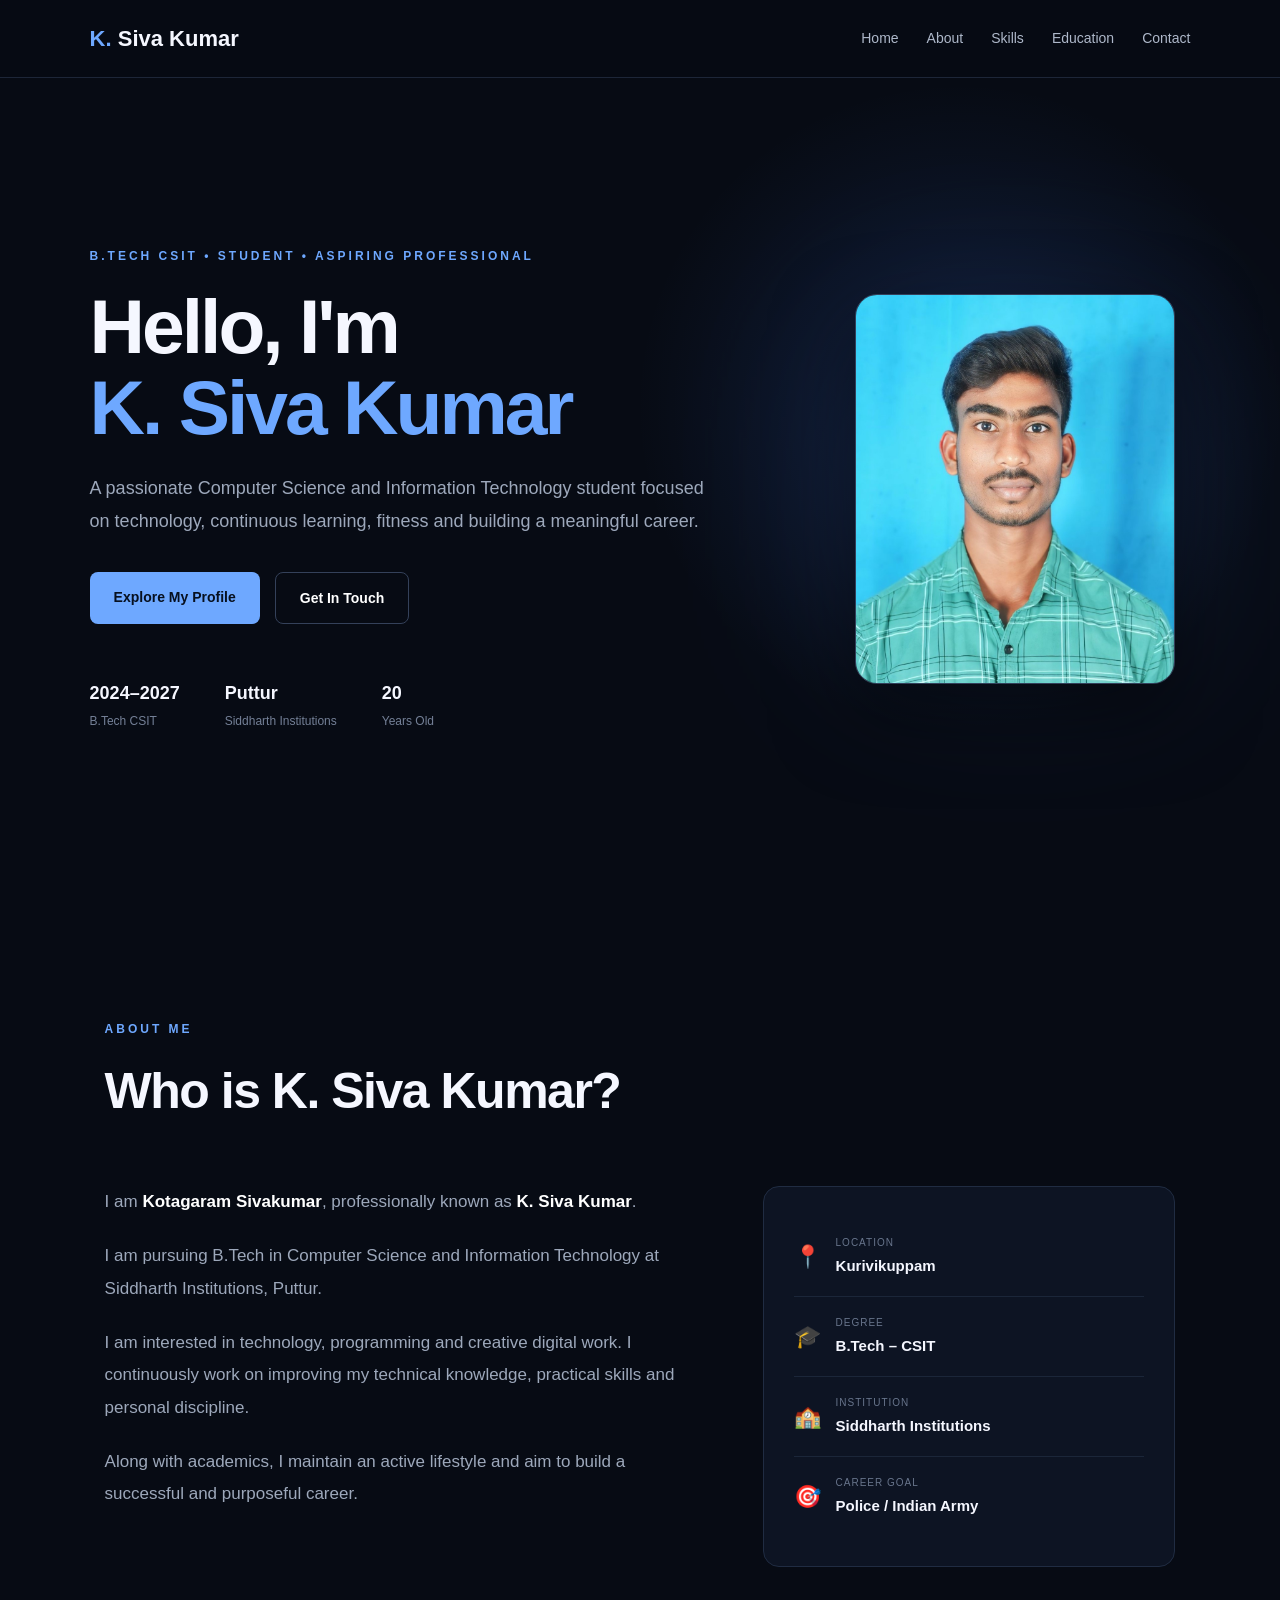
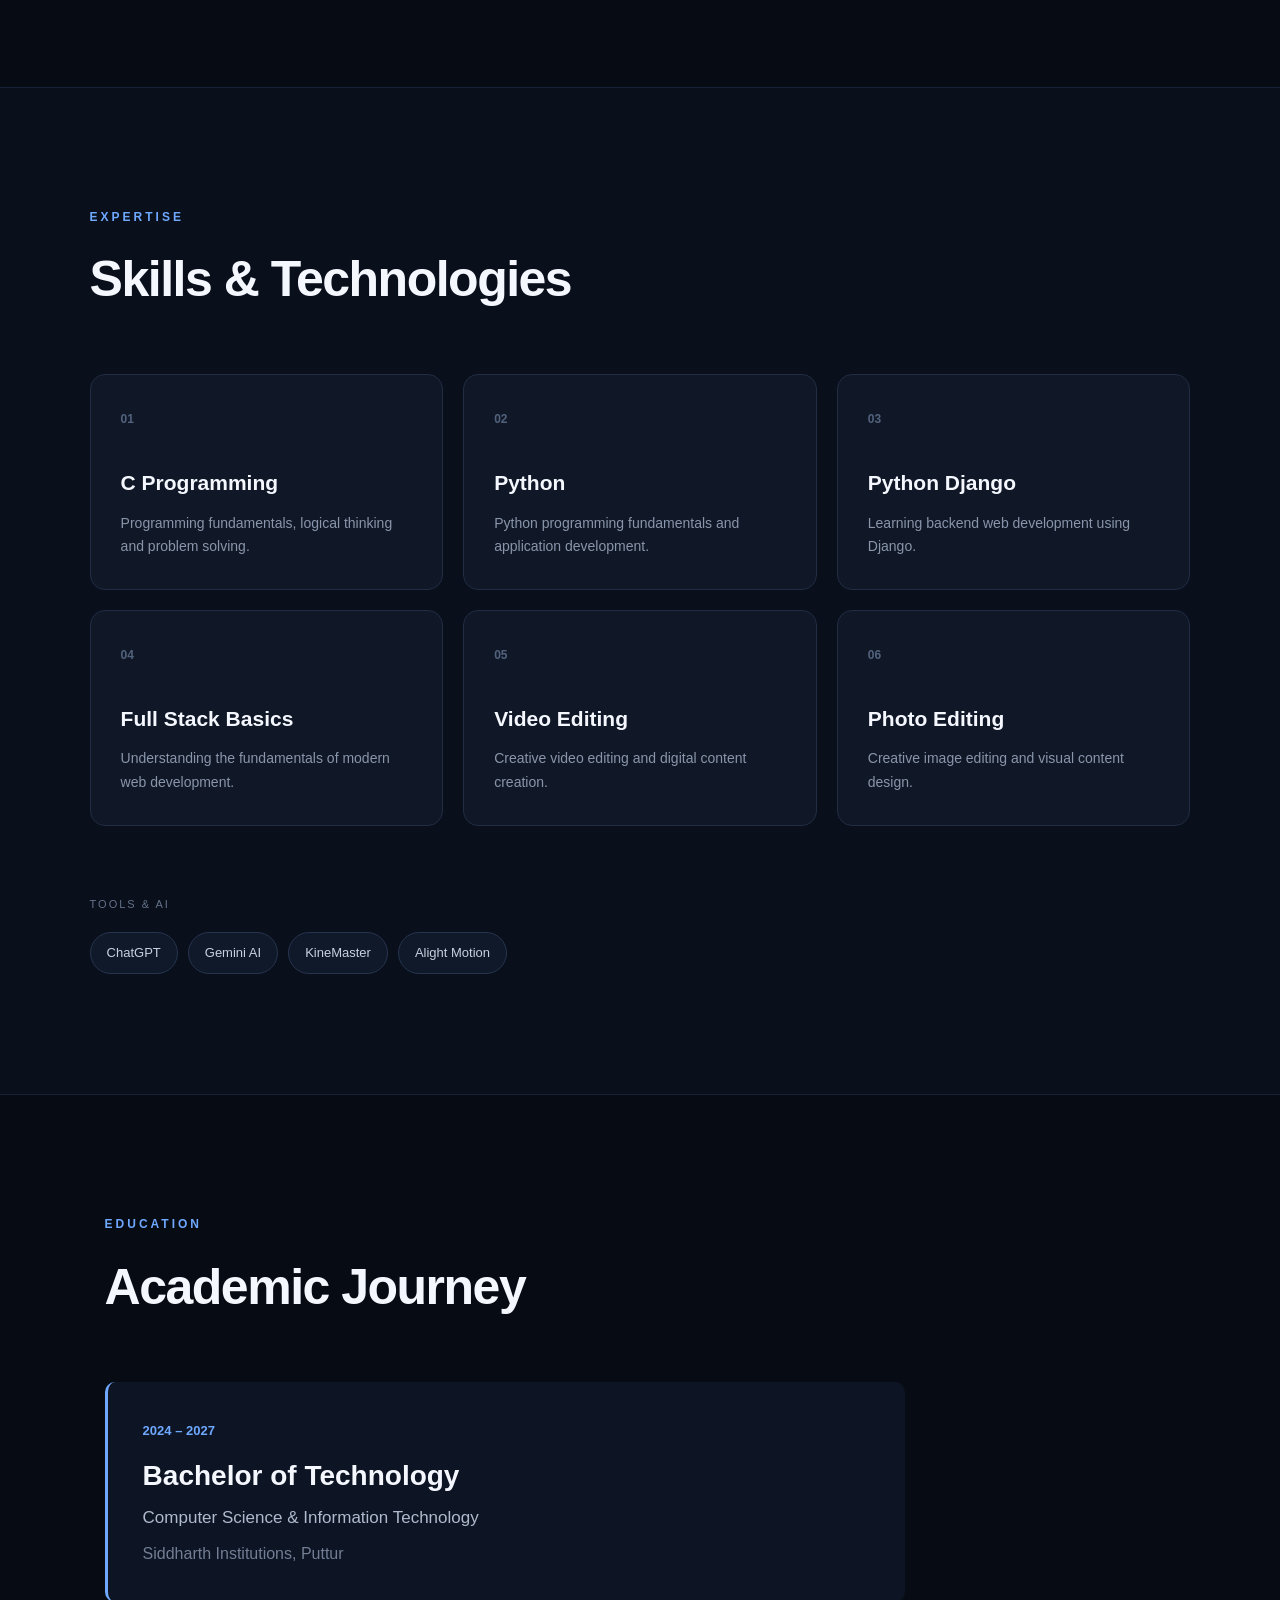
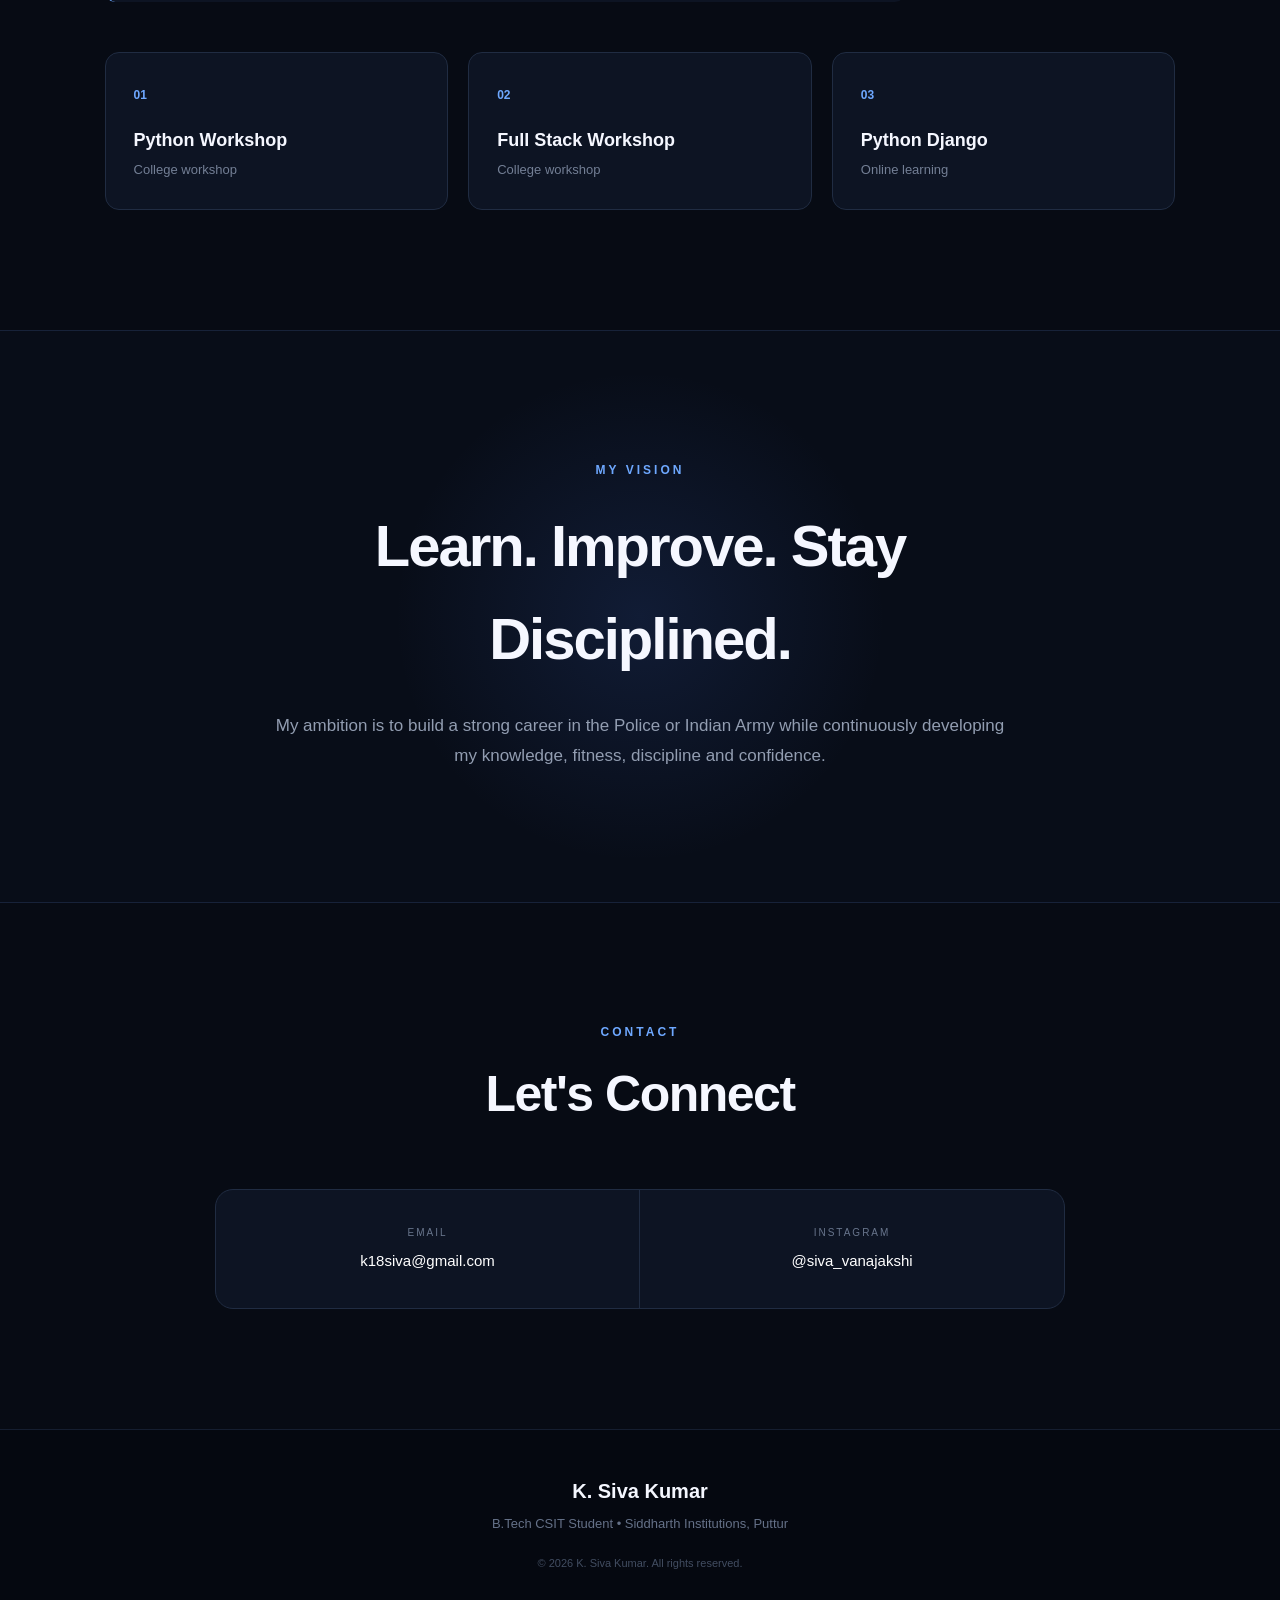
<file: index.html>
<!DOCTYPE html>
<html lang="en">

<head>
    <meta charset="UTF-8">

    <meta name="viewport" content="width=device-width, initial-scale=1.0">

    <title>K. Siva Kumar | CSIT Student Portfolio </title>

    <meta name="description"
        content="K. Siva Kumar - B.Tech CSIT student at Siddharth Institutions, Puttur. Explore his profile, skills, education and career goals.">
    <meta name="keywords" content="K. Siva Kumar, Kotagaram Sivakumar, K Siva Kumar, CSIT student, Siddharth Institutions Puttur, B.Tech student">

    <meta name="author" content="K. Siva Kumar">

    <link rel="stylesheet" href="style.css">
</head>


<body>

    <!-- ================= NAVIGATION ================= -->

    <header class="navbar">

        <a href="#home" class="logo">
            <span>K.</span> Siva Kumar
        </a>

        <nav>
            <a href="#home">Home</a>
            <a href="#about">About</a>
            <a href="#skills">Skills</a>
            <a href="#education">Education</a>
            <a href="#contact">Contact</a>
        </nav>

    </header>


    <!-- ================= HOME ================= -->

    <main>

        <section id="home" class="hero">

            <div class="hero-text">

                <p class="eyebrow">
                    B.TECH CSIT • STUDENT • ASPIRING PROFESSIONAL
                </p>

                <h1>
                    Hello, I'm
                    <span>K. Siva Kumar</span>
                </h1>

                <p class="hero-description">
                    A passionate Computer Science and Information Technology
                    student focused on technology, continuous learning,
                    fitness and building a meaningful career.
                </p>

                <div class="hero-buttons">

                    <a href="#about" class="primary-button">
                        Explore My Profile
                    </a>

                    <a href="#contact" class="secondary-button">
                        Get In Touch
                    </a>

                </div>


                <div class="quick-info">

                    <div>
                        <strong>2024–2027</strong>
                        <span>B.Tech CSIT</span>
                    </div>

                    <div>
                        <strong>Puttur</strong>
                        <span>Siddharth Institutions</span>
                    </div>

                    <div>
                        <strong>20</strong>
                        <span>Years Old</span>
                    </div>

                </div>

            </div>


            <div class="hero-image">

                <div class="image-glow"></div>

                <div class="image-box">
                    <img src="profile.jpg" alt="K. Siva Kumar">
                </div>

            </div>

        </section>


        <!-- ================= ABOUT ================= -->

        <section id="about" class="section">

            <div class="section-title">

                <p>ABOUT ME</p>

                <h2>Who is K. Siva Kumar?</h2>

            </div>


            <div class="about-container">

                <div class="about-text">

                    <p>
                        I am <strong>Kotagaram Sivakumar</strong>, professionally
                        known as <strong>K. Siva Kumar</strong>.
                    </p>

                    <p>
                        I am pursuing B.Tech in Computer Science and
                        Information Technology at Siddharth Institutions,
                        Puttur.
                    </p>

                    <p>
                        I am interested in technology, programming and
                        creative digital work. I continuously work on
                        improving my technical knowledge, practical skills
                        and personal discipline.
                    </p>

                    <p>
                        Along with academics, I maintain an active lifestyle
                        and aim to build a successful and purposeful career.
                    </p>

                </div>


                <div class="info-card">

                    <div class="info-item">
                        <span>📍</span>
                        <div>
                            <small>LOCATION</small>
                            <strong>Kurivikuppam</strong>
                        </div>
                    </div>

                    <div class="info-item">
                        <span>🎓</span>
                        <div>
                            <small>DEGREE</small>
                            <strong>B.Tech – CSIT</strong>
                        </div>
                    </div>

                    <div class="info-item">
                        <span>🏫</span>
                        <div>
                            <small>INSTITUTION</small>
                            <strong>Siddharth Institutions</strong>
                        </div>
                    </div>

                    <div class="info-item">
                        <span>🎯</span>
                        <div>
                            <small>CAREER GOAL</small>
                            <strong>Police / Indian Army</strong>
                        </div>
                    </div>

                </div>

            </div>

        </section>


        <!-- ================= SKILLS ================= -->

        <section id="skills" class="section dark-section">

            <div class="section-title">

                <p>EXPERTISE</p>

                <h2>Skills & Technologies</h2>

            </div>


            <div class="skills-grid">

                <div class="skill-card">
                    <span>01</span>
                    <h3>C Programming</h3>
                    <p>
                        Programming fundamentals, logical thinking
                        and problem solving.
                    </p>
                </div>


                <div class="skill-card">
                    <span>02</span>
                    <h3>Python</h3>
                    <p>
                        Python programming fundamentals and
                        application development.
                    </p>
                </div>


                <div class="skill-card">
                    <span>03</span>
                    <h3>Python Django</h3>
                    <p>
                        Learning backend web development
                        using Django.
                    </p>
                </div>


                <div class="skill-card">
                    <span>04</span>
                    <h3>Full Stack Basics</h3>
                    <p>
                        Understanding the fundamentals of
                        modern web development.
                    </p>
                </div>


                <div class="skill-card">
                    <span>05</span>
                    <h3>Video Editing</h3>
                    <p>
                        Creative video editing and digital
                        content creation.
                    </p>
                </div>


                <div class="skill-card">
                    <span>06</span>
                    <h3>Photo Editing</h3>
                    <p>
                        Creative image editing and visual
                        content design.
                    </p>
                </div>

            </div>


            <div class="tools-section">

                <p>TOOLS & AI</p>

                <div class="tools">

                    <span>ChatGPT</span>
                    <span>Gemini AI</span>
                    <span>KineMaster</span>
                    <span>Alight Motion</span>

                </div>

            </div>

        </section>


        <!-- ================= EDUCATION ================= -->

        <section id="education" class="section">

            <div class="section-title">

                <p>EDUCATION</p>

                <h2>Academic Journey</h2>

            </div>


            <div class="education-card">

                <span class="year">
                    2024 – 2027
                </span>

                <h3>
                    Bachelor of Technology
                </h3>

                <h4>
                    Computer Science & Information Technology
                </h4>

                <p>
                    Siddharth Institutions, Puttur
                </p>

            </div>


            <div class="learning-grid">

                <div>
                    <span>01</span>
                    <h3>Python Workshop</h3>
                    <p>College workshop</p>
                </div>

                <div>
                    <span>02</span>
                    <h3>Full Stack Workshop</h3>
                    <p>College workshop</p>
                </div>

                <div>
                    <span>03</span>
                    <h3>Python Django</h3>
                    <p>Online learning</p>
                </div>

            </div>

        </section>


        <!-- ================= VISION ================= -->

        <section class="vision">

            <div class="vision-content">

                <p class="eyebrow">
                    MY VISION
                </p>

                <h2>
                    Learn. Improve. Stay Disciplined.
                </h2>

                <p>
                    My ambition is to build a strong career in the
                    Police or Indian Army while continuously developing
                    my knowledge, fitness, discipline and confidence.
                </p>

            </div>

        </section>


        <!-- ================= CONTACT ================= -->

        <section id="contact" class="section contact-section">

            <div class="section-title">

                <p>CONTACT</p>

                <h2>Let's Connect</h2>

            </div>


            <div class="contact-card">

                <div>

                    <small>EMAIL</small>

                    <a href="mailto:k18siva@gmail.com">
                        k18siva@gmail.com
                    </a>

                </div>


                <div>

                    <small>INSTAGRAM</small>

                    <a href="https://www.instagram.com/siva_vanajakshi/"
                        target="_blank">
                        @siva_vanajakshi
                    </a>

                </div>

            </div>

        </section>

    </main>


    <!-- ================= FOOTER ================= -->

    <footer>

        <h3>K. Siva Kumar</h3>

        <p>
            B.Tech CSIT Student • Siddharth Institutions, Puttur
        </p>

        <p class="copyright">
            © 2026 K. Siva Kumar. All rights reserved.
        </p>

    </footer>


    <script src="script.js"></script>

</body>

</html>
</file>
<file: style.css>
* {
    margin: 0;
    padding: 0;
    box-sizing: border-box;
}

html {
    scroll-behavior: smooth;
    scroll-padding-top: 90px;
}

body {
    font-family: Arial, Helvetica, sans-serif;
    background: #070b14;
    color: #f5f7ff;
    line-height: 1.6;
    overflow-x: hidden;
}

a {
    text-decoration: none;
    color: inherit;
}


/* ================= NAVBAR ================= */

.navbar {
    position: sticky;
    top: 0;
    z-index: 1000;

    min-height: 78px;

    padding: 0 7%;

    display: flex;
    align-items: center;
    justify-content: space-between;

    background: rgba(7, 11, 20, 0.95);

    backdrop-filter: blur(15px);

    border-bottom: 1px solid #1d2638;
}

.logo {
    font-size: 22px;
    font-weight: 700;
}

.logo span {
    color: #6ea8ff;
}

.navbar nav {
    display: flex;
    gap: 28px;
}

.navbar nav a {
    color: #aeb8ca;
    font-size: 14px;
    transition: 0.3s;
}

.navbar nav a:hover {
    color: #6ea8ff;
}


/* ================= HERO ================= */

.hero {
    min-height: calc(100vh - 78px);

    padding: 90px 7%;

    display: flex;
    align-items: center;
    justify-content: space-between;

    gap: 70px;

    background:
        radial-gradient(
            circle at 75% 40%,
            rgba(70, 130, 255, 0.16),
            transparent 30%
        ),
        #070b14;
}

.hero-text {
    max-width: 700px;
}

.eyebrow {
    color: #6ea8ff;

    font-size: 12px;

    font-weight: bold;

    letter-spacing: 3px;

    margin-bottom: 20px;
}

.hero h1 {
    font-size: clamp(48px, 6vw, 78px);

    line-height: 1.05;

    letter-spacing: -3px;

    margin-bottom: 25px;
}

.hero h1 span {
    display: block;

    color: #6ea8ff;
}

.hero-description {
    max-width: 620px;

    color: #9da8bb;

    font-size: 18px;

    line-height: 1.8;
}

.hero-buttons {
    display: flex;

    gap: 15px;

    margin-top: 35px;
}

.primary-button,
.secondary-button {
    padding: 14px 24px;

    border-radius: 8px;

    font-size: 14px;

    font-weight: bold;

    transition: 0.3s;
}

.primary-button {
    background: #6ea8ff;

    color: #07101f;
}

.primary-button:hover {
    transform: translateY(-3px);
}

.secondary-button {
    border: 1px solid #34415a;

    color: white;
}

.secondary-button:hover {
    border-color: #6ea8ff;

    color: #6ea8ff;
}

.quick-info {
    display: flex;

    gap: 45px;

    margin-top: 55px;
}

.quick-info div {
    display: flex;

    flex-direction: column;
}

.quick-info strong {
    font-size: 18px;
}

.quick-info span {
    color: #748097;

    font-size: 12px;

    margin-top: 4px;
}


/* ================= HERO IMAGE ================= */

.hero-image {
    position: relative;

    width: 350px;

    flex-shrink: 0;

    display: flex;

    justify-content: center;

    align-items: center;
}

.image-glow {
    position: absolute;

    width: 300px;
    height: 300px;

    background: #4f8cff;

    filter: blur(100px);

    opacity: 0.18;
}

.image-box {
    position: relative;

    width: 320px;
    height: 390px;

    overflow: hidden;

    border-radius: 22px;

    border: 1px solid #33405a;

    background: #111827;

    box-shadow:
        0 30px 80px rgba(0, 0, 0, 0.5);
}

.image-box img {
    width: 100%;
    height: 100%;

    display: block;

    object-fit: cover;
}


/* ================= GENERAL SECTIONS ================= */

.section {
    padding: 120px 7%;

    max-width: 1250px;

    margin: 0 auto;
}

.section-title {
    margin-bottom: 55px;
}

.section-title p {
    color: #6ea8ff;

    font-size: 12px;

    font-weight: bold;

    letter-spacing: 3px;

    margin-bottom: 12px;
}

.section-title h2 {
    font-size: clamp(34px, 4vw, 50px);

    letter-spacing: -1.5px;
}


/* ================= ABOUT ================= */

.about-container {
    display: grid;

    grid-template-columns: 1.4fr 1fr;

    gap: 80px;
}

.about-text p {
    color: #9da8bb;

    font-size: 17px;

    line-height: 1.9;

    margin-bottom: 22px;
}

.about-text strong {
    color: white;
}

.info-card {
    padding: 30px;

    background: #0d1423;

    border: 1px solid #202c42;

    border-radius: 16px;
}

.info-item {
    display: flex;

    align-items: center;

    gap: 15px;

    padding: 18px 0;

    border-bottom: 1px solid #1b2639;
}

.info-item:last-child {
    border-bottom: none;
}

.info-item > span {
    font-size: 22px;
}

.info-item div {
    display: flex;

    flex-direction: column;
}

.info-item small {
    color: #68758c;

    font-size: 10px;

    letter-spacing: 1px;
}

.info-item strong {
    margin-top: 3px;

    font-size: 15px;
}


/* ================= DARK SECTION ================= */

.dark-section {
    max-width: none;

    background: #090f1b;

    border-top: 1px solid #172238;

    border-bottom: 1px solid #172238;
}


/* ================= SKILLS ================= */

.skills-grid {
    max-width: 1250px;

    margin: auto;

    display: grid;

    grid-template-columns: repeat(3, 1fr);

    gap: 20px;
}

.skill-card {
    min-height: 210px;

    padding: 30px;

    background: #101827;

    border: 1px solid #202d43;

    border-radius: 15px;

    transition: 0.3s;
}

.skill-card:hover {
    transform: translateY(-7px);

    border-color: #527fca;
}

.skill-card > span {
    color: #52627d;

    font-size: 12px;

    font-weight: bold;
}

.skill-card h3 {
    margin-top: 35px;

    font-size: 21px;
}

.skill-card p {
    margin-top: 12px;

    color: #8995aa;

    font-size: 14px;

    line-height: 1.7;
}


/* ================= TOOLS ================= */

.tools-section {
    max-width: 1250px;

    margin: 70px auto 0;
}

.tools-section > p {
    color: #65728a;

    font-size: 11px;

    letter-spacing: 2px;

    margin-bottom: 18px;
}

.tools {
    display: flex;

    flex-wrap: wrap;

    gap: 10px;
}

.tools span {
    padding: 10px 16px;

    border: 1px solid #26344e;

    border-radius: 30px;

    background: #10192a;

    color: #c7d0df;

    font-size: 13px;
}


/* ================= EDUCATION ================= */

.education-card {
    max-width: 800px;

    padding: 35px;

    margin-bottom: 50px;

    background: #0d1423;

    border-left: 3px solid #6ea8ff;

    border-radius: 10px;
}

.year {
    color: #6ea8ff;

    font-size: 13px;

    font-weight: bold;
}

.education-card h3 {
    margin-top: 12px;

    font-size: 28px;
}

.education-card h4 {
    color: #b0bace;

    font-size: 17px;

    font-weight: normal;

    margin-top: 5px;
}

.education-card p {
    color: #717e94;

    margin-top: 10px;
}

.learning-grid {
    display: grid;

    grid-template-columns: repeat(3, 1fr);

    gap: 20px;
}

.learning-grid > div {
    padding: 28px;

    background: #0d1423;

    border: 1px solid #202c42;

    border-radius: 14px;
}

.learning-grid span {
    color: #6ea8ff;

    font-size: 12px;

    font-weight: bold;
}

.learning-grid h3 {
    margin-top: 20px;

    font-size: 18px;
}

.learning-grid p {
    color: #737f95;

    margin-top: 5px;

    font-size: 13px;
}


/* ================= VISION ================= */

.vision {
    padding: 130px 7%;

    text-align: center;

    background:
        radial-gradient(
            circle at center,
            rgba(67, 113, 220, 0.15),
            transparent 35%
        ),
        #080d18;

    border-top: 1px solid #172239;

    border-bottom: 1px solid #172239;
}

.vision-content {
    max-width: 750px;

    margin: auto;
}

.vision h2 {
    font-size: clamp(36px, 5vw, 58px);

    letter-spacing: -2px;

    margin-bottom: 25px;
}

.vision-content > p:last-child {
    color: #929db1;

    font-size: 17px;

    line-height: 1.8;
}


/* ================= CONTACT ================= */

.contact-section {
    text-align: center;
}

.contact-card {
    max-width: 850px;

    margin: auto;

    display: grid;

    grid-template-columns: 1fr 1fr;

    background: #0d1423;

    border: 1px solid #202c42;

    border-radius: 18px;

    overflow: hidden;
}

.contact-card > div {
    padding: 35px;

    display: flex;

    flex-direction: column;

    gap: 8px;
}

.contact-card > div:first-child {
    border-right: 1px solid #202c42;
}

.contact-card small {
    color: #68758c;

    font-size: 10px;

    letter-spacing: 2px;
}

.contact-card a {
    color: white;

    font-size: 15px;
}

.contact-card a:hover {
    color: #6ea8ff;
}


/* ================= FOOTER ================= */

footer {
    padding: 45px 7%;

    text-align: center;

    background: #050810;

    border-top: 1px solid #151e30;
}

footer h3 {
    font-size: 20px;
}

footer p {
    color: #657188;

    font-size: 13px;

    margin-top: 7px;
}

footer .copyright {
    color: #424d61;

    font-size: 11px;

    margin-top: 20px;
}


/* ================= TABLET ================= */

@media (max-width: 950px) {

    .hero {
        flex-direction: column-reverse;

        text-align: center;
    }

    .hero-description {
        margin: auto;
    }

    .hero-buttons {
        justify-content: center;
    }

    .quick-info {
        justify-content: center;
    }

    .about-container {
        grid-template-columns: 1fr;

        gap: 40px;
    }

    .skills-grid {
        grid-template-columns: repeat(2, 1fr);
    }

    .learning-grid {
        grid-template-columns: 1fr;
    }
}


/* ================= MOBILE ================= */

@media (max-width: 650px) {

    .navbar {
        padding: 18px 5%;

        flex-direction: column;

        gap: 15px;
    }

    .navbar nav {
        gap: 15px;

        flex-wrap: wrap;

        justify-content: center;
    }

    .hero {
        padding: 70px 5%;
    }

    .hero h1 {
        font-size: 45px;

        letter-spacing: -2px;
    }

    .hero-description {
        font-size: 16px;
    }

    .hero-buttons {
        flex-direction: column;
    }

    .quick-info {
        gap: 20px;

        flex-wrap: wrap;
    }

    .hero-image {
        width: 280px;
    }

    .image-box {
        width: 280px;

        height: 340px;
    }

    .section {
        padding: 85px 5%;
    }

    .skills-grid {
        grid-template-columns: 1fr;
    }

    .contact-card {
        grid-template-columns: 1fr;
    }

    .contact-card > div:first-child {
        border-right: none;

        border-bottom: 1px solid #202c42;
    }

    .vision {
        padding: 90px 5%;
    }
}
</file>
